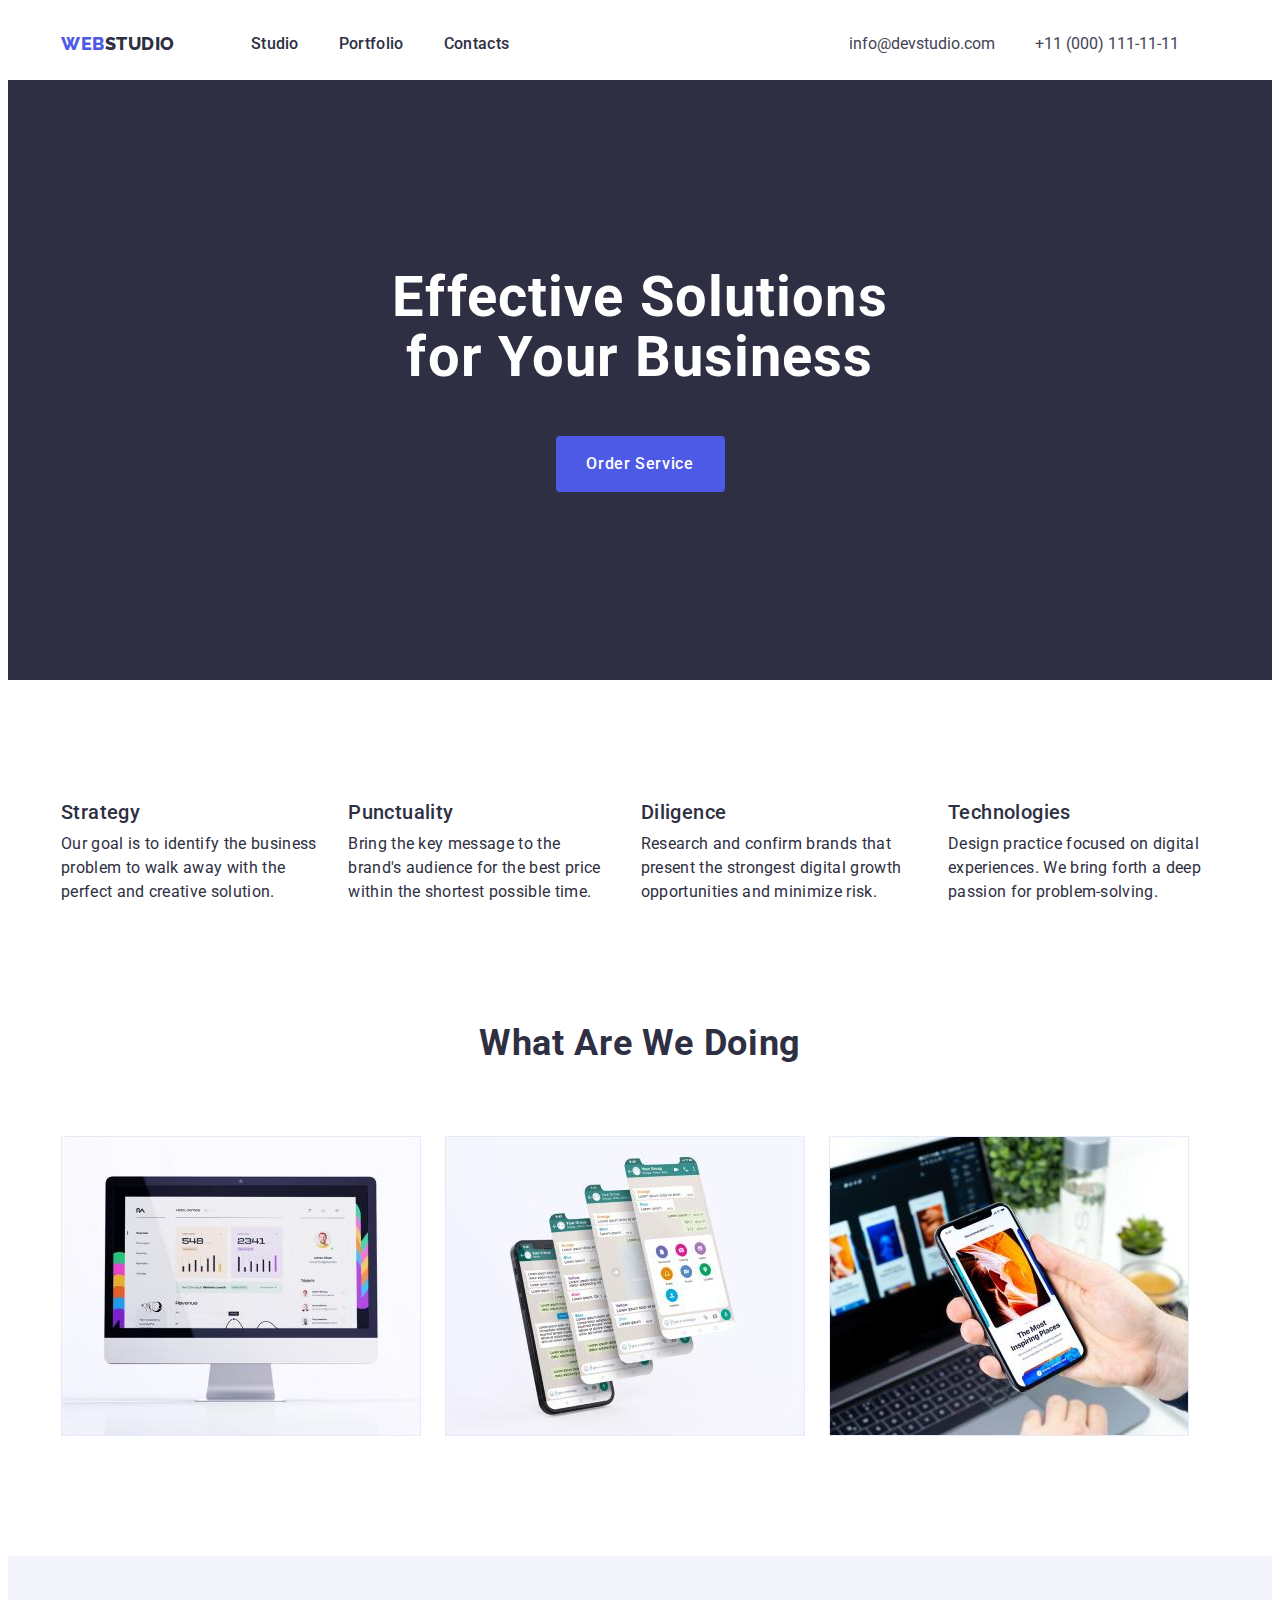
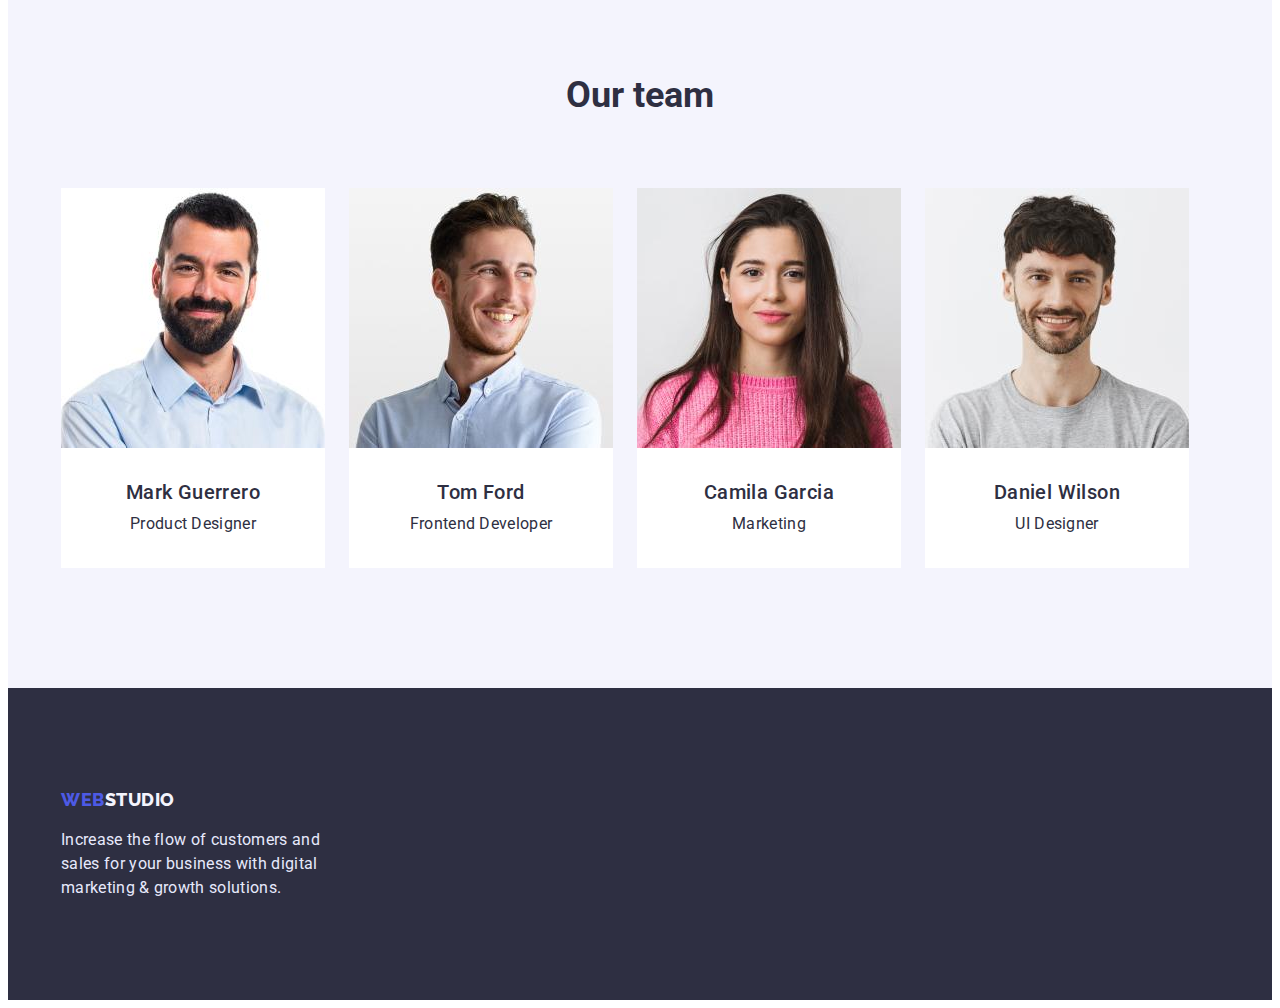
<file: index.html>
<!DOCTYPE html>
<html lang="en">
  <head>
    <meta charset="UTF-8" />
    <meta http-equiv="X-UA-Compatible" content="IE=edge" />
    <meta name="viewport" content="width=device-width, initial-scale=1.0" />
    <title>WebStudio</title>
    <link rel="stylesheet" href="https://cdnjs.cloudflare.com/ajax/libs/modern-normalize/1.1.0/modern-normalize.min.css" 
    integrity="sha512-wpPYUAdjBVSE4KJnH1VR1HeZfpl1ub8YT/NKx4PuQ5NmX2tKuGu6U/JRp5y+Y8XG2tV+wKQpNHVUX03MfMFn9Q=="
     crossorigin="anonymous"
      referrerpolicy="no-referrer" />
<link rel="preconnect" href="https://fonts.googleapis.com">
<link rel="preconnect" href="https://fonts.gstatic.com" crossorigin>
<link href="https://fonts.googleapis.com/css2?family=Raleway:wght@800&family=Roboto:wght@400;500;700;900&display=swap" rel="stylesheet">
<link rel="stylesheet" href="./css/styles.css">
  </head>

  <body>
    <header class="hw-header">
      <div class="container header-container">
      <nav style="display: flex;">
     <a href="./index.html" class="logo link">Web<span class="logo-span">Studio</span></a>
        </a>

        <ul class="hw-header-list list">
          <li class="hw-header-item"><a href="./index.html" class="hw-header-link link">Studio</a></li>
          <li class="hw-header-item"><a href="./portfolio.html"class="hw-header-link link">Portfolio</a></li>
          <li class="hw-header-item"><a href=""class="hw-header-link link">Contacts</a></li>
        </ul>
      </nav>
<address class="hw-header-address list">
      <ul class="hw-address-list list">
        <li><a href="info@devstudio.com" class="hw-header-mail link">info@devstudio.com</a></li>
        <li ><a href="tel:+110001111111" class="hw-header-tel link">+11 (000) 111-11-11</a></li>
      </ul>
    </address>
     </div>
    </header>

    <main>
      <!-- Герой -->
      <section class="hw-hero">
        <div class="container">
        <h1 class="hw-hero-title">
          Effective Solutions for Your Business
        </h1>
        <button class="hw-hero-btn" type="button">Order Service</button>
        </div>
      </section>


      <!-- Наші стратегії -->
      <section class="hw-strategy ">
        <div class="container">
        <ul class="hw-strategy-list list">
          <li>
            <h3 class="hw-strategy-title">Strategy</h3>
            <p class="hw-strategy-subtitle">
              Our goal is to identify the business problem to walk away with the
              perfect and creative solution.
            </p>
          </li>
          <li>
            <h3 class="hw-strategy-title">Punctuality</h3>
            <p class="hw-strategy-subtitle">
              Bring the key message to the brand's audience for the best price
              within the shortest possible time.
            </p>
          </li>
          <li class="hw-strategy-subtitle">
            <h3 class="hw-strategy-title">Diligence</h3>
            <p>
              Research and confirm brands that present the strongest digital
              growth opportunities and minimize risk.
            </p>
          </li>
          <li>
            <h3 class="hw-strategy-title">Technologies</h3>
            <p class="hw-strategy-subtitle">
              Design practice focused on digital experiences. We bring forth a
              deep passion for problem-solving.
            </p>
          </li>
        </ul>
        </div>
      </section>

      <!-- Чим ми займаємося -->
      <section class="hw-do">
        <div class="container">
          
        <h2 class="hw-do-title">What are we doing</h2>
        <ul class="hw-do-list">
          <li class="hw-do-item list">
            <img
          src="./images/monitor.jpg"
          alt="monitor"
          width="360"
          height="300"
        /></li>
          <li class="hw-do-item list"> 
            <img
          src="./images/phone-1.jpg"
          alt="pnone-1"
          width="360"
          height="300"
        /></li>
          <li class="hw-do-item list"> 
            <img
          src="./images/phone-2.jpg"
          alt="phone-2"
          width="360"
          height="300"
        /></li>
        </ul>

        </div>
      </section>

      <!-- Наша команда -->
      <section class="hw-team list">
        <div class="container">
        <h2 class="hw-team-title">Our team</h2>
        
        <ul class="hw-team-item list">
          <li>
            <img
              src="./images/team-1.jpg"
              alt="man-1"
              width="264"
           
            />
            <div class="hw-team-background"> 
            <h3 class="hw-team-name">Mark Guerrero</h3>
            <p class="hw-team-subtitle">Product Designer</p>
            </div>
            
          </li>
          <li>
            <img
              src="./images/team-2.jpg"
              alt="man-2"
              width="264"
            />
          <div class="hw-team-background"> 
          <h3 class="hw-team-name">Tom Ford</h3>
          <p class="hw-team-subtitle">Frontend Developer</p>
          </div>
          
          
          </li>
          <li>
            <img
              src="./images/team-3.jpg"
              alt="girl-1"
              width="264"
             
            /> 
            <div class="hw-team-background"> 
          <h3 class="hw-team-name">Camila Garcia</h3>
          <p class="hw-team-subtitle">Marketing</p>
            </div>
          
          </li>
          <li>
            <img
              src="./images/team-4.jpg"
              alt="man-3"
              width="264"
             
            />
           <div class="hw-team-background"> 
             <h3 class="hw-team-name">Daniel Wilson</h3>
            <p class="hw-team-subtitle">UI Designer</p>
          </div>
          </li>
        </ul>
        
       </div>
      </section>
    </main>
    <footer class="hw-footer">
      <div class="container">
  <a href="./index.html" class="logo link">Web<span class="logo-span logo-footer">Studio</span></a>

      <p class="footer-title">
        Increase the flow of customers and sales for your business with digital
        marketing & growth solutions.
      </p>
      </div>
    </footer>
  </body>
</html>
</file>
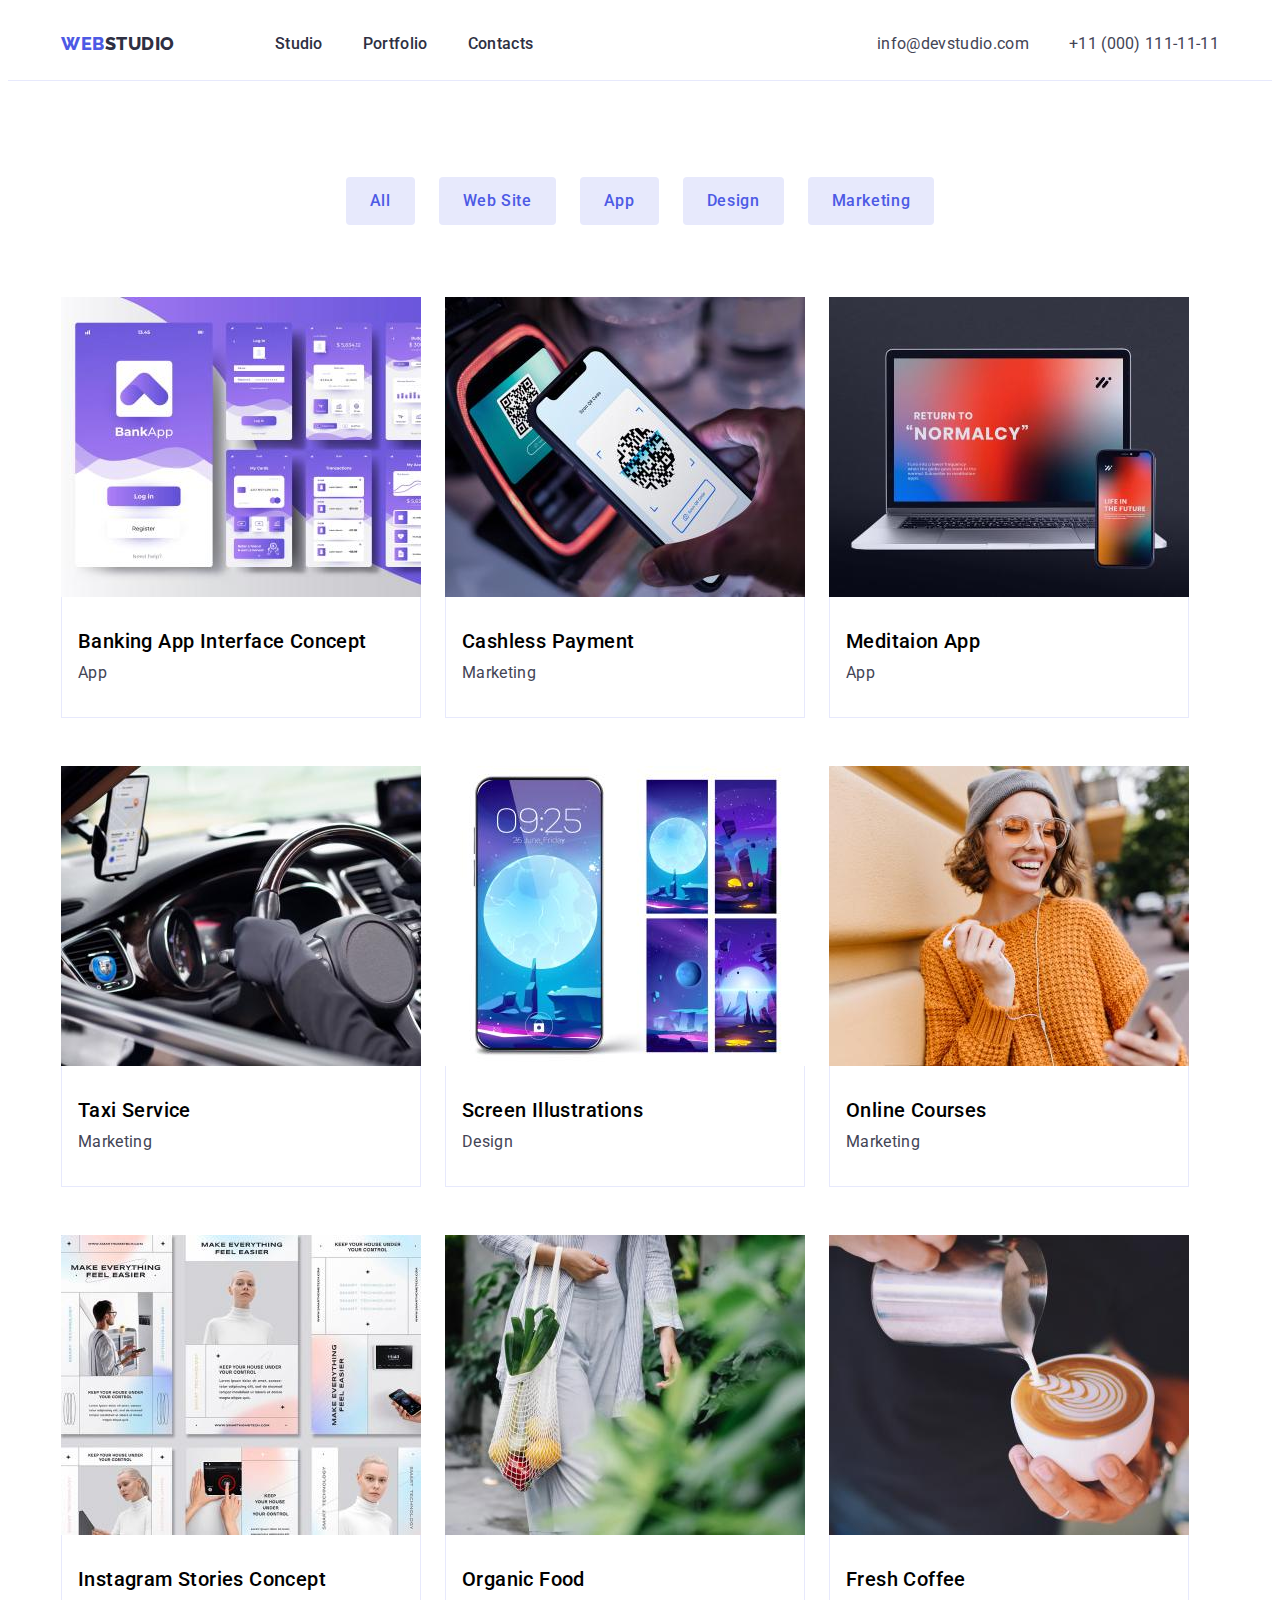
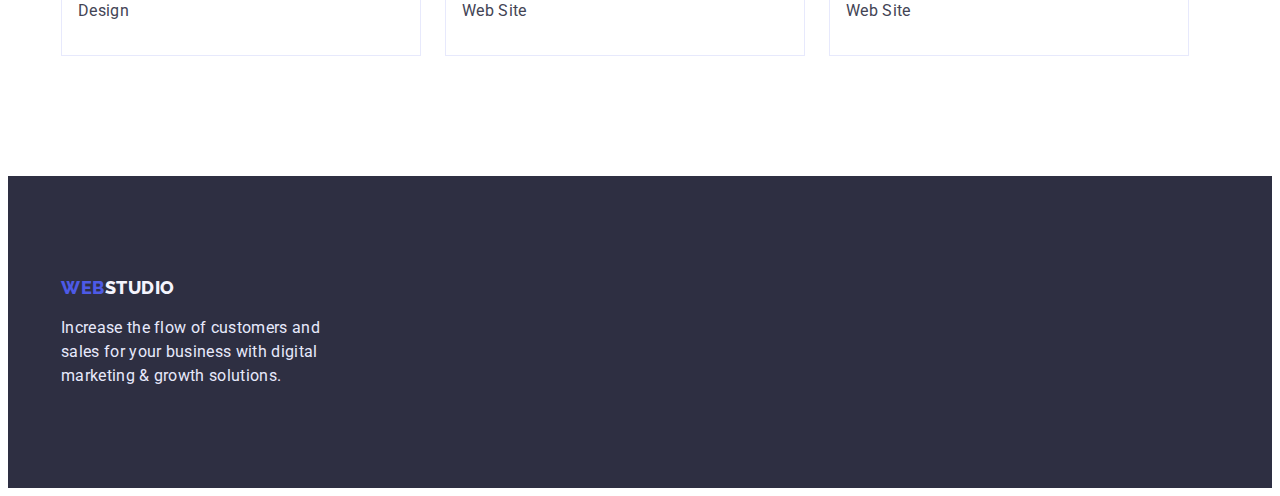
<file: portfolio.html>
<!DOCTYPE html>
<html lang="en">
  <head>
    <meta charset="UTF-8" />
    <meta http-equiv="X-UA-Compatible" content="IE=edge" />
    <meta name="viewport" content="width=device-width, initial-scale=1.0" />
    <title>Portfolio</title>
    <link rel="stylesheet" href="https://cdnjs.cloudflare.com/ajax/libs/modern-normalize/1.1.0/modern-normalize.min.css" 
    integrity="sha512-wpPYUAdjBVSE4KJnH1VR1HeZfpl1ub8YT/NKx4PuQ5NmX2tKuGu6U/JRp5y+Y8XG2tV+wKQpNHVUX03MfMFn9Q==" 
    crossorigin="anonymous" 
    referrerpolicy="no-referrer" />
<link rel="preconnect" href="https://fonts.googleapis.com">
<link rel="preconnect" href="https://fonts.gstatic.com" crossorigin>
<link href="https://fonts.googleapis.com/css2?family=Raleway:wght@400;800&family=Roboto:ital,wght@0,400;0,500;0,900;1,700&display=swap" rel="stylesheet">
<link rel="stylesheet" href="./css/styles.css">
  </head>
  <body>
    <header class="header ">
      <div class="container header-container">
      <nav class="header-navigation list ">
      <a href="./index.html" class="logo link">Web<span class="logo-span">Studio</span></a>
        </a>

        <ul class="link header-list list">
          <li class="header-item"><a href="./index.html" class="header-link link">Studio</a></li>
          <li class="header-item"><a href="./portfolio.html" class="header-link link">Portfolio</a></li>
          <li class="header-item"><a href="" class="header-link link">Contacts</a></li>
        </ul>
      </nav>  

      <address class="header-address list link">
      <ul class="header-content"> 
        <li class="header-address-list"><a href="info@devstudio.com" class="header-mail list link">info@devstudio.com</a></li>
        <li class="header-address-list"><a href="tel:+110001111111" class="header-tel list link">+11 (000) 111-11-11</a></li>
      </ul>
      </address> 

    </div>

    </header>
    <main class="hero">
     
      <section class="hero-section">
         <div class="container">
        <h1 style="display: none;">Portfolio</h1>
          <!-- Кнопки -->
<ul class="hero-list list">
  <li><button type="button" class="hero-btn">All</button></li>
  <li> <button type="button" class="hero-btn">Web Site</button></li>
  <li> <button type="button" class="hero-btn">App</button></li>
  <li><button type="button" class="hero-btn">Design</button></li>
  <li> <button type="button" class="hero-btn">Marketing</button></li>
</ul>
<!-- Кнопки -->

      <!-- Портфоліо -->
         
          <ul class="portfolio-list list">
        <div class="portfolio-background"> 
            <li>
            
              <img src="./images/bank-app.jpg" alt="bank-app"> </img>
                  <div class="portfolio-text">
              <h2 class="portfolio-item">Banking App Interface Concept</h2>
                <p class="portfolio-subtitle">App</p>
             </div>
            </li>
            <li>
              <img src="./images/cashless.jpg" alt="cashless-payment">
                    <div class="portfolio-text">
                <h2 class="portfolio-item">Cashless Payment</h2>
                <p class="portfolio-subtitle">Marketing</p>
                </div>
              </img>
            </li>
            <li>
              <img src="./images/meditation-app.jpg" alt="meditation-app">
                <div class="portfolio-text">
                <h2 class="portfolio-item">Meditaion App</h2>
                <p class="portfolio-subtitle">App</p>
                </div>
              </img>
            </li>
            <li>
              <img src="./images/taxi-service.jpg" alt="taxi-service">
                <div class="portfolio-text">
                <h2 class="portfolio-item">Taxi Service</h2>
                <p class="portfolio-subtitle">Marketing</p>
                </div>
              </img>
            </li>
            <li>
              <img src="./images/screen.jpg" alt="Illustrations">
                <div class="portfolio-text">
                <h2 class="portfolio-item">Screen Illustrations</h2>
                <p class="portfolio-subtitle">Design</p>
                </div>
              </img>
            </li>
            <li>
              <img src="./images/courses.jpg" alt="online-courses">
                <div class="portfolio-text">
                <h2 class="portfolio-item">Online Courses</h2>
                <p class="portfolio-subtitle">Marketing</p>
                </div>
              </img>
            </li>
            <li>
              <img src="./images/insta-stories.jpg" alt="Instagram">
                <div class="portfolio-text">
                <h2 class="portfolio-item">Instagram Stories Concept</h2>
                <p class="portfolio-subtitle">Design</p>
                </div>
              </img>
            </li>
            <li>
              <img src="./images/organic-food.jpg" alt="organic-food">
                <div class="portfolio-text">
                <h2 class="portfolio-item">Organic Food</h2>
                <p class="portfolio-subtitle">Web Site</p>
                </div>
              </img>
            </li>
            <li>
              <img src="./images/fresh-coffe.jpg" alt="fresh-coffe">
                <div class="portfolio-text">
                <h2 class="portfolio-item">Fresh Coffee</h2>
                <p class="portfolio-subtitle">Web Site</p> 
                </div>
              </img>
            </li>
          </ul>
          
</div>
</div>
</section>
      <!-- Портфоліо -->
     
    </main>


    <footer class="footer">
      <div class="container">
      <a href="./index.html" class="logo link">Web<span class="logo-span logo-footer">Studio</span></a>

      <p class="footer-subtitle">
        Increase the flow of customers and sales for your business with digital
        marketing & growth solutions.
      </p>
   </div>
    </footer> 


  </body>
</html>
</file>
<file: css/styles.css>
:root {
  --navyblue: #2e2f42;
  --slate: #434455;
  --iris: #4d5ae5;
  --cornflower: #e7e9fc;
  --background: #fff;
  --white: #ffffff;
  --ocean: #404bbf;
  --cloud: #f4f4fd;
}
h1,
h2,
h3,
h4,
h5,
h6,
p {
  margin: 0;
}
body {
  font-family: 'Roboto', sans-serif;
  background-color: var(--background);
}
.container {
  width: 1158px;
  padding-left: 15px;
  padding-right: 15px;
  margin-left: auto;
  margin-right: auto;
}
img {
  display: block;
  max-width: 100%;
  height: auto;
}
.list {
  padding: 0;
  margin: 0;
  list-style: none;
}
.link {
  text-decoration: none;
}

.logo {
  font-family: 'Raleway', sans-serif;
  font-weight: 800;
  font-size: 18px;
  line-height: 1.33;
  display: flex;
  margin-right: 76px;
  align-items: center;
  letter-spacing: 0.03em;
  text-transform: uppercase;
  color: var(--iris);
}
.logo-span {
  font-family: 'Raleway', sans-serif;
  font-weight: 800;
  font-size: 18px;
  line-height: 1.33;
  display: flex;
  align-items: center;
  letter-spacing: 0.03em;
  text-transform: uppercase;
  color: var(--navyblue);
}

/* HW-1 */
.header-container {
  align-items: center;
  display: flex;
}
.hw-address-list {
  margin: 0;
  padding: 0;
  display: flex;
  gap: 40px;
}
.hw-header-link {
  font-weight: 500;
  font-size: 16px;
  line-height: 1.5;
  letter-spacing: 0.02em;
  color: var(--navyblue);
}
.hw-header {
  padding-top: 24px;
  padding-bottom: 24px;
  display: flex;
}

.hw-header-list:hover,
.hw-header-list:focus {
  color: purple;
}
.hw-header-list {
  margin-left: auto;
  display: flex;
  gap: 40px;
  font-weight: 500;
  font-size: 16px;
  line-height: 1.5;
  letter-spacing: 0.02em;
  color: var(--navyblue);
}
.hw-header-item {
  font-weight: 500;
  font-size: 16px;
  line-height: 1.5;
  letter-spacing: 0.02em;
  color: var(--navyblue);
}
.hw-header-address {
  margin-left: auto;
  gap: 40px;
  display: flex;
  font-style: normal;
}
.hw-header-mail {
  font-size: 16px;
  line-height: 1.5;

  color: var(--slate);
}
.hw-header-tel {
  margin-right: 40px;

  font-size: 16px;
  line-height: 1.5;

  color: var(--slate);
}

.hw-hero {
  text-align: center;
  padding: 188px 0;
  background-color: var(--navyblue);
}
.hw-hero-title {
  margin-bottom: 48px;
  margin: 0;
  margin-left: auto;
  margin-right: auto;
  width: 500px;
  font-weight: 700;
  font-size: 56px;
  line-height: 1.07;
  letter-spacing: 0.02em;
  color: var(--white);
}

.hw-hero-btn {
  border-radius: 4px;
  border: none;
  justify-content: center;
  align-items: center;
  margin-top: 48px;
  font-family: 'Roboto', sans-serif;
  font-weight: 500;
  font-size: 16px;
  line-height: 1.5;
  letter-spacing: 0.04em;
  color: var(--white);
  background-color: var(--iris);
  min-width: 169px;
  min-height: 56px;
}
.hw-strategy {
  padding: 120px 0px;
}
.hw-strategy-list {
  padding: 0;
  margin: 0;
  display: flex;
  gap: 24px;
}

.hw-strategy-title {
  font-weight: 500;
  padding: 0;
  margin: 0;
  margin-bottom: 8px;
  font-size: 20px;
  line-height: 1.2;
  letter-spacing: 0.02em;
  color: var(--navyblue);
}
.hw-strategy-subtitle {
  padding: 0;
  margin: 0;
  font-size: 16px;
  line-height: 1.5;
  letter-spacing: 0.02em;
  color: var(--navyblue);
}

.hw-do {
  padding-bottom: 120px;
  display: flex;
}
.hw-do-list {
  padding: 0;
  margin: 0;
  display: flex;
  gap: 24px;
}
.hw-do-item {
  display: flex;
}
.hw-team {
  padding-top: 120px;
  padding-bottom: 120px;
  background-color: var(--cloud);
}

.list {
}
.hw-do-title {
  padding: 0;
  margin: 0;
  font-weight: 700;
  font-size: 36px;
  line-height: 1.11;
  text-align: center;
  letter-spacing: 0.02em;
  text-transform: capitalize;
  color: var(--navyblue);
  margin-bottom: 72px;
}
.hw-team-background {
  padding-top: 32px;
  padding-bottom: 32px;
  background-color: var(--white);
  text-align: center;
}
.hw-team-title {
  margin: 0;
  padding: 0;
  margin-bottom: 72px;
  font-weight: 700;
  font-size: 36px;
  text-align: center;
  line-height: 1.11;
  color: var(--navyblue);
}
.hw-team-item {
  padding: 0;
  margin: 0;
  display: flex;
  gap: 24px;
}
.hw-team-name {
  margin: 0;
  padding: 0;
  margin-bottom: 8px;
  font-weight: 500;
  font-size: 20px;
  line-height: 1.2;
  letter-spacing: 0.02em;
  color: var(--navyblue);
}
.hw-team-subtitle {
  margin: 0;
  padding: 0;
  font-size: 16px;
  line-height: 1.5;
  letter-spacing: 0.02em;
  color: var(--navyblue);
}
.hw-footer {
  padding-top: 100px;
  padding-bottom: 100px;
  background-color: var(--navyblue);
}
.footer-title {
  margin: 0;
  padding: 0;
  margin-top: 16px;
  width: 264px;
  left: 156px;
  font-size: 16px;
  line-height: 1.5;
  letter-spacing: 0.02em;
  color: var(--cornflower);
}
.logo-footer {
  color: var(--cloud);
}

/* HW-1 */

.header {
  border-bottom: 1px solid var(--cornflower);
}
.header-navigation {
  display: flex;
}
.header-logo {
  font-family: 'Raleway', sans-serif;
}
.header-list {
  padding: 24px;
  margin: 0;
  display: flex;
  gap: 40px;
  font-weight: 500;
  font-size: 16px;
  line-height: 1.5;
  letter-spacing: 0.02em;
  color: var(--navyblue);
}

.header-address-list {
  display: flex;
}
.header-link:hover,
.header-link:focus {
  color: var(--ocean);
}
.header-tel:hover,
.header-mail:focus {
  color: var(--ocean);
}
.header-mail:hover,
.header-mail:focus {
  color: var(--ocean);
}
.header-list:hover {
  color: var(--ocean);
}
.header-item {
  margin: 0;
  padding: 0;
}
.header-address:hover {
  color: var(--ocean);
}
.header-address:focus {
  color: var(--ocean);
}
.header-link {
  font-weight: 500;
  font-size: 16px;
  line-height: 1.5;
  letter-spacing: 0.02em;
  color: var(--navyblue);
}
.header-content {
  margin: 0;
  padding: 0;
}
.header-list {
  font-weight: 500;
  font-size: 16px;
  line-height: 1.5;
  letter-spacing: 0.02em;
  color: var(--navyblue);
}
.header-container {
  display: flex;
}
.header-content {
  text-align: center;
  display: flex;
  gap: 40px;
}
.header-address {
  margin: 0;
  padding: 0;
  margin-left: auto;
  display: flex;
}
.header-mail {
  font-style: normal;
  font-size: 16px;
  line-height: 1.5;
  letter-spacing: 0.02em;
  color: var(--slate);
}
.header-tel {
  font-style: normal;
  font-size: 16px;
  line-height: 1.5;
  letter-spacing: 0.02em;
  color: var(--slate);
}
.hero-section {
  padding-top: 96px;
  padding-bottom: 72px;
}
.hero {
  box-sizing: border-box;
}
.hero-btn:hover,
.hero-btn:focus {
  color: var(--white);
  background-color: var(--ocean);
}
.hero-list:hover {
}
.hero-btn:hover {
  color: var(--white);
}
.hero-btn:focus {
  color: var(--white);
}
.hero-list {
  justify-content: center;
  margin-bottom: 72px;
  display: flex;
  gap: 24px;
  font-size: 16px;
  line-height: 1.5;
  letter-spacing: 0.04em;
  color: var(--cornflower);
}

.hero-btn {
  border-radius: 4px;
  margin: 0;
  padding: 12px 24px;
  font-family: 'Roboto', sans-serif;
  font-weight: 500;
  font-size: 16px;
  line-height: 1.5;
  letter-spacing: 0.04em;
  color: var(--iris);
  border: 0;
  background-color: var(--cornflower);
}
.portfolio-text {
  padding-left: 16px;
  padding-top: 32px;
  padding-bottom: 32px;
  border-left: 1px solid var(--cornflower);
  border-right: 1px solid var(--cornflower);
  border-bottom: 1px solid var(--cornflower);
}
.portfolio-background {
  gap: 48px 24px;
  padding-top: 32px;
  padding-bottom: 8px;
  margin: 0;
  padding: 0;
  display: flex;
  flex-wrap: wrap;
}
.portfolio {
}
.portfolio-list {
  padding-left: 0;
  display: flex;
  flex-wrap: wrap;
  gap: 24px;
  margin-bottom: 48px;
}
.portfolio-item {
  margin-bottom: 8px;
  font-weight: 500;
  font-size: 20px;
  line-height: 1.2;
  letter-spacing: 0.02em;
  color: var(--navyblue) w;
}
.portfolio-subtitle {
  margin: 0;
  font-size: 16px;
  line-height: 1.5;
  letter-spacing: 0.02em;
  color: var(--slate);
}

.footer {
  padding-top: 100px;
  padding-bottom: 100px;
  background-color: var(--navyblue);
}
.footer-logo {
  font-family: 'Raleway', sans-serif;
  align-items: flex-start;
  padding: 0px;
  position: absolute;
  width: 115px;
  height: 22px;
  left: 156px;
  top: 1864px;
}
.footer-subtitle {
  padding-top: 16px;
  width: 264px;
  height: 72px;
  left: 156px;
  font-size: 16px;
  line-height: 1.5;
  letter-spacing: 0.02em;
  color: var(--cornflower);
}
</file>
